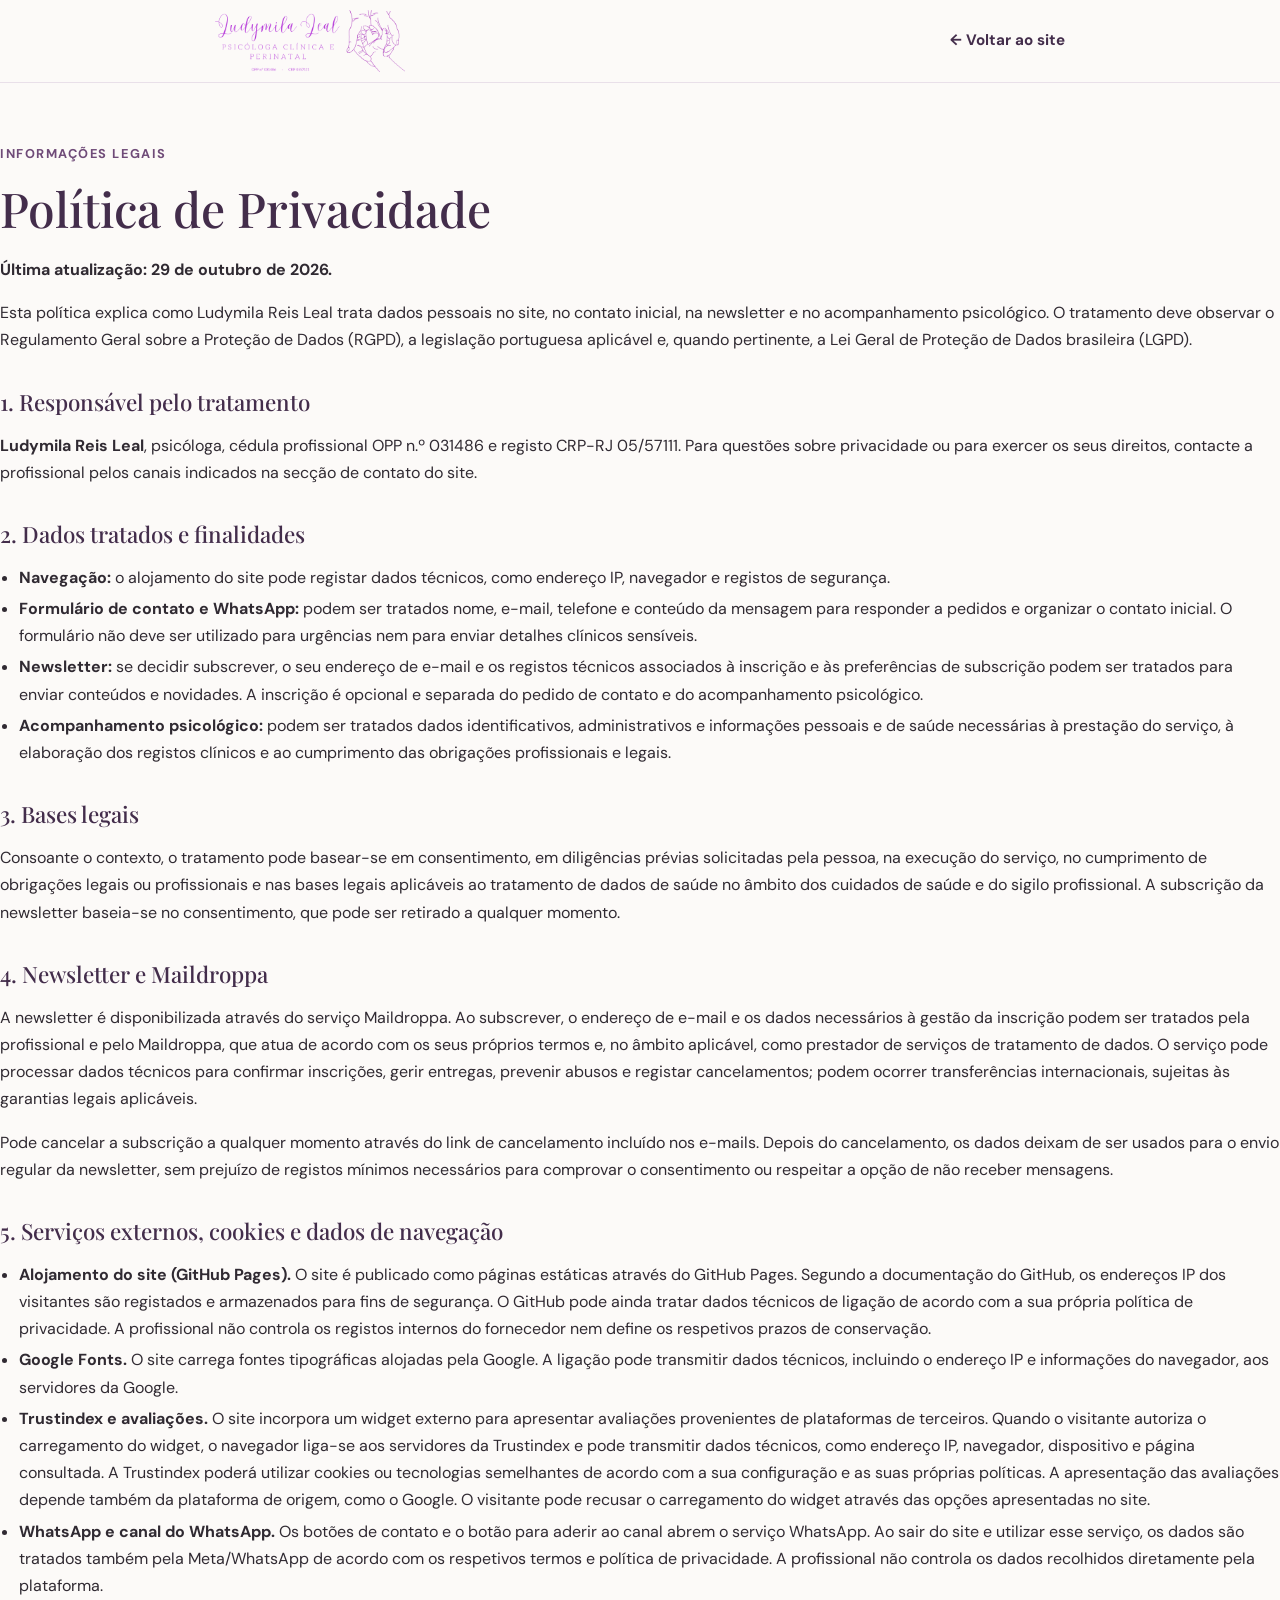
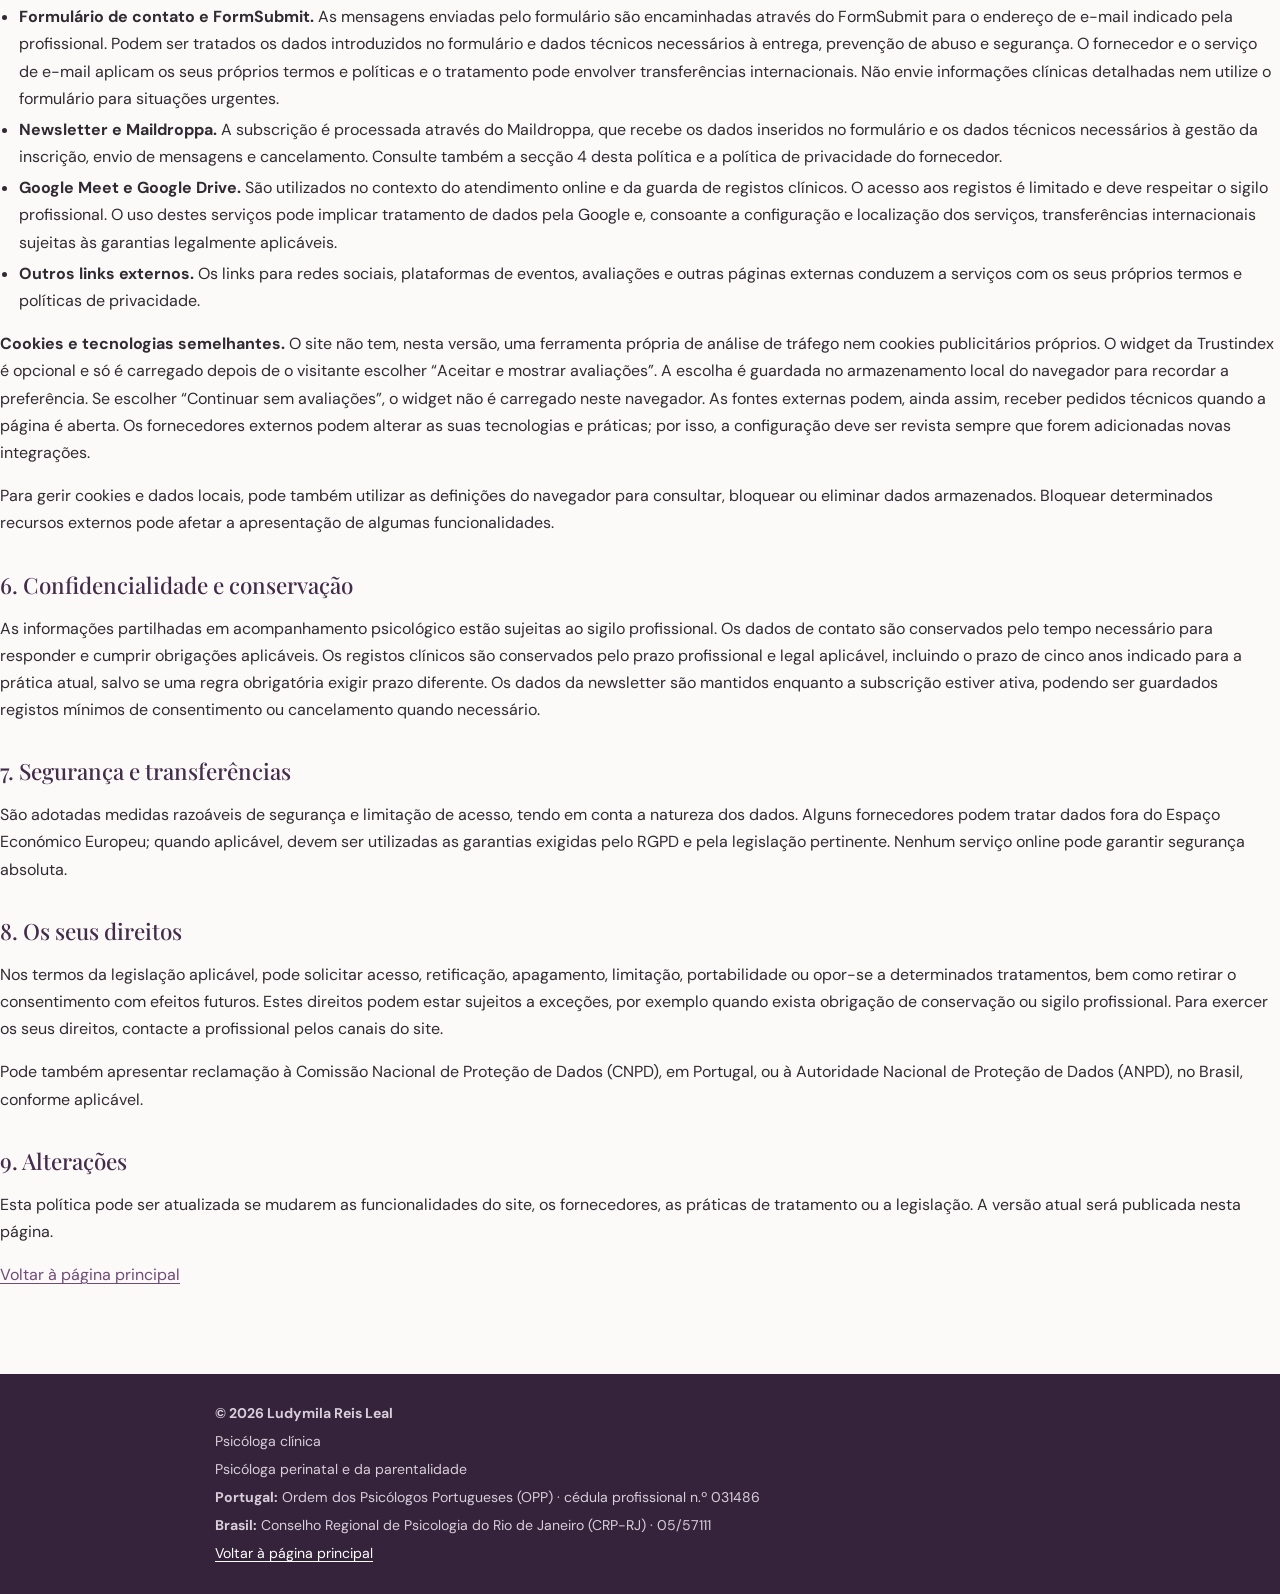
<file: politica_privacidade_ludymila.html>
<!DOCTYPE html>

<html lang="pt-BR">
<head>
<meta charset="utf-8"/>
<meta content="width=device-width, initial-scale=1.0" name="viewport"/>
<meta content="Política de Privacidade do site da psicóloga Ludymila Reis Leal." name="description"/>
<meta content="#6f4b78" name="theme-color"/>
<title>Política de Privacidade | Ludymila Leal</title>
<link href="favicon.ico" rel="icon" sizes="any"/>
<link href="[data-uri]" rel="icon" sizes="32x32" type="image/png"/>
<link href="[data-uri]" rel="apple-touch-icon"/>
<link href="https://fonts.googleapis.com" rel="preconnect"/>
<link crossorigin="" href="https://fonts.gstatic.com" rel="preconnect"/>
<link href="https://fonts.googleapis.com/css2?family=DM+Sans:wght@400;500;600;700&amp;family=Playfair+Display:wght@500;600&amp;display=swap" rel="stylesheet"/>
<style>
    :root {
      --purple: #6f4b78; --purple-dark: #432d4b; --purple-soft: #f2eaf3; --lilac: #e5d6e8;
      --cream: #fcfaf8; --ink: #302a32; --muted: #6c626d; --border: #e9e0e9;
    }
    * { box-sizing: border-box; }
    html { -webkit-text-size-adjust: 100%; }
    body { margin: 0; background: var(--cream); color: var(--ink); font-family: "DM Sans", system-ui, -apple-system, "Segoe UI", sans-serif; line-height: 1.7; }
    img { max-width: 100%; height: auto; display: block; }
    a { color: var(--purple); text-underline-offset: 3px; }
    :focus-visible { outline: 3px solid var(--purple); outline-offset: 3px; border-radius: 4px; }
    footer :focus-visible { outline-color: #fff; }
    .container { width: min(850px, calc(100% - 36px)); margin: 0 auto; }
    .skip-link { position: absolute; left: 12px; top: -60px; z-index: 100; background: var(--purple-dark); color: #fff; padding: 10px 16px; border-radius: 10px; text-decoration: none; font-weight: 700; }
    .skip-link:focus { top: 12px; }

    .top { border-bottom: 1px solid var(--border); background: rgba(252,250,248,.96); }
    .top .container { display: flex; align-items: center; justify-content: space-between; gap: 16px; min-height: 76px; flex-wrap: wrap; padding: 8px 0; }
    .brand { display: block; line-height: 0; }
    .brand img { width: 190px; }
    .back { color: var(--purple-dark); font-weight: 700; text-decoration: none; font-size: .95rem; }
    .back:hover { text-decoration: underline; }

    .content { padding: 48px 0 70px; }
    .eyebrow { color: var(--purple); font-size: .8rem; text-transform: uppercase; letter-spacing: .12em; font-weight: 700; }
    h1, h2 { font-family: "Playfair Display", Georgia, serif; color: var(--purple-dark); line-height: 1.25; font-weight: 500; }
    h1 { font-size: clamp(2rem, 5vw, 3rem); margin: 10px 0 18px; }
    h2 { font-size: 1.4rem; margin: 34px 0 8px; }
    ul { padding-left: 1.2rem; }
    li { margin: 4px 0; }
    .note { background: var(--purple-soft); border-radius: 16px; padding: 16px 20px; color: #514851; }

    footer { padding: 24px 0; background: #34233a; color: #d9cdda; font-size: .88rem; }
    footer p { margin: 4px 0; }
    footer a { color: #fff; }
    @media (max-width: 480px) { .brand img { width: 160px; } }
  </style>
</head>
<body>
<a class="skip-link" href="#conteudo">Pular para o conteúdo</a>
<header class="top">
<div class="container">
<a aria-label="Ludymila Leal — voltar à página principal" class="brand" href="index.html">
<img alt="Logo de Ludymila Leal, Psicóloga Clínica e Perinatal" height="373" src="[data-uri]" width="1080"/>
</a>
<a class="back" href="index.html">← Voltar ao site</a>
</div>
</header>
<main class="content" id="conteudo">
<p class="eyebrow">Informações legais</p>
<h1>Política de Privacidade</h1>
<p><strong>Última atualização: 29 de outubro de 2026.</strong></p>
<p>Esta política explica como Ludymila Reis Leal trata dados pessoais no site, no contato inicial, na newsletter e no acompanhamento psicológico. O tratamento deve observar o Regulamento Geral sobre a Proteção de Dados (RGPD), a legislação portuguesa aplicável e, quando pertinente, a Lei Geral de Proteção de Dados brasileira (LGPD).</p>
<h2>1. Responsável pelo tratamento</h2>
<p><strong>Ludymila Reis Leal</strong>, psicóloga, cédula profissional OPP n.º 031486 e registo CRP-RJ 05/57111. Para questões sobre privacidade ou para exercer os seus direitos, contacte a profissional pelos canais indicados na secção de contato do site.</p>
<h2>2. Dados tratados e finalidades</h2>
<ul>
<li><strong>Navegação:</strong> o alojamento do site pode registar dados técnicos, como endereço IP, navegador e registos de segurança.</li>
<li><strong>Formulário de contato e WhatsApp:</strong> podem ser tratados nome, e-mail, telefone e conteúdo da mensagem para responder a pedidos e organizar o contato inicial. O formulário não deve ser utilizado para urgências nem para enviar detalhes clínicos sensíveis.</li>
<li><strong>Newsletter:</strong> se decidir subscrever, o seu endereço de e-mail e os registos técnicos associados à inscrição e às preferências de subscrição podem ser tratados para enviar conteúdos e novidades. A inscrição é opcional e separada do pedido de contato e do acompanhamento psicológico.</li>
<li><strong>Acompanhamento psicológico:</strong> podem ser tratados dados identificativos, administrativos e informações pessoais e de saúde necessárias à prestação do serviço, à elaboração dos registos clínicos e ao cumprimento das obrigações profissionais e legais.</li>
</ul>
<h2>3. Bases legais</h2>
<p>Consoante o contexto, o tratamento pode basear-se em consentimento, em diligências prévias solicitadas pela pessoa, na execução do serviço, no cumprimento de obrigações legais ou profissionais e nas bases legais aplicáveis ao tratamento de dados de saúde no âmbito dos cuidados de saúde e do sigilo profissional. A subscrição da newsletter baseia-se no consentimento, que pode ser retirado a qualquer momento.</p>
<h2>4. Newsletter e Maildroppa</h2>
<p>A newsletter é disponibilizada através do serviço Maildroppa. Ao subscrever, o endereço de e-mail e os dados necessários à gestão da inscrição podem ser tratados pela profissional e pelo Maildroppa, que atua de acordo com os seus próprios termos e, no âmbito aplicável, como prestador de serviços de tratamento de dados. O serviço pode processar dados técnicos para confirmar inscrições, gerir entregas, prevenir abusos e registar cancelamentos; podem ocorrer transferências internacionais, sujeitas às garantias legais aplicáveis.</p>
<p>Pode cancelar a subscrição a qualquer momento através do link de cancelamento incluído nos e-mails. Depois do cancelamento, os dados deixam de ser usados para o envio regular da newsletter, sem prejuízo de registos mínimos necessários para comprovar o consentimento ou respeitar a opção de não receber mensagens.</p>
<h2>5. Serviços externos, cookies e dados de navegação</h2>
      <ul>
        <li><strong>Alojamento do site (GitHub Pages).</strong> O site é publicado como páginas estáticas através do GitHub Pages. Segundo a documentação do GitHub, os endereços IP dos visitantes são registados e armazenados para fins de segurança. O GitHub pode ainda tratar dados técnicos de ligação de acordo com a sua própria política de privacidade. A profissional não controla os registos internos do fornecedor nem define os respetivos prazos de conservação.</li>
        <li><strong>Google Fonts.</strong> O site carrega fontes tipográficas alojadas pela Google. A ligação pode transmitir dados técnicos, incluindo o endereço IP e informações do navegador, aos servidores da Google.</li>
        <li><strong>Trustindex e avaliações.</strong> O site incorpora um widget externo para apresentar avaliações provenientes de plataformas de terceiros. Quando o visitante autoriza o carregamento do widget, o navegador liga-se aos servidores da Trustindex e pode transmitir dados técnicos, como endereço IP, navegador, dispositivo e página consultada. A Trustindex poderá utilizar cookies ou tecnologias semelhantes de acordo com a sua configuração e as suas próprias políticas. A apresentação das avaliações depende também da plataforma de origem, como o Google. O visitante pode recusar o carregamento do widget através das opções apresentadas no site.</li>
        <li><strong>WhatsApp e canal do WhatsApp.</strong> Os botões de contato e o botão para aderir ao canal abrem o serviço WhatsApp. Ao sair do site e utilizar esse serviço, os dados são tratados também pela Meta/WhatsApp de acordo com os respetivos termos e política de privacidade. A profissional não controla os dados recolhidos diretamente pela plataforma.</li>
        <li><strong>Formulário de contato e FormSubmit.</strong> As mensagens enviadas pelo formulário são encaminhadas através do FormSubmit para o endereço de e-mail indicado pela profissional. Podem ser tratados os dados introduzidos no formulário e dados técnicos necessários à entrega, prevenção de abuso e segurança. O fornecedor e o serviço de e-mail aplicam os seus próprios termos e políticas e o tratamento pode envolver transferências internacionais. Não envie informações clínicas detalhadas nem utilize o formulário para situações urgentes.</li>
        <li><strong>Newsletter e Maildroppa.</strong> A subscrição é processada através do Maildroppa, que recebe os dados inseridos no formulário e os dados técnicos necessários à gestão da inscrição, envio de mensagens e cancelamento. Consulte também a secção 4 desta política e a política de privacidade do fornecedor.</li>
        <li><strong>Google Meet e Google Drive.</strong> São utilizados no contexto do atendimento online e da guarda de registos clínicos. O acesso aos registos é limitado e deve respeitar o sigilo profissional. O uso destes serviços pode implicar tratamento de dados pela Google e, consoante a configuração e localização dos serviços, transferências internacionais sujeitas às garantias legalmente aplicáveis.</li>
        <li><strong>Outros links externos.</strong> Os links para redes sociais, plataformas de eventos, avaliações e outras páginas externas conduzem a serviços com os seus próprios termos e políticas de privacidade.</li>
      </ul>
      <p><strong>Cookies e tecnologias semelhantes.</strong> O site não tem, nesta versão, uma ferramenta própria de análise de tráfego nem cookies publicitários próprios. O widget da Trustindex é opcional e só é carregado depois de o visitante escolher “Aceitar e mostrar avaliações”. A escolha é guardada no armazenamento local do navegador para recordar a preferência. Se escolher “Continuar sem avaliações”, o widget não é carregado neste navegador. As fontes externas podem, ainda assim, receber pedidos técnicos quando a página é aberta. Os fornecedores externos podem alterar as suas tecnologias e práticas; por isso, a configuração deve ser revista sempre que forem adicionadas novas integrações.</p>
      <p>Para gerir cookies e dados locais, pode também utilizar as definições do navegador para consultar, bloquear ou eliminar dados armazenados. Bloquear determinados recursos externos pode afetar a apresentação de algumas funcionalidades.</p>

      <h2>6. Confidencialidade e conservação</h2>
<p>As informações partilhadas em acompanhamento psicológico estão sujeitas ao sigilo profissional. Os dados de contato são conservados pelo tempo necessário para responder e cumprir obrigações aplicáveis. Os registos clínicos são conservados pelo prazo profissional e legal aplicável, incluindo o prazo de cinco anos indicado para a prática atual, salvo se uma regra obrigatória exigir prazo diferente. Os dados da newsletter são mantidos enquanto a subscrição estiver ativa, podendo ser guardados registos mínimos de consentimento ou cancelamento quando necessário.</p>
<h2>7. Segurança e transferências</h2>
<p>São adotadas medidas razoáveis de segurança e limitação de acesso, tendo em conta a natureza dos dados. Alguns fornecedores podem tratar dados fora do Espaço Económico Europeu; quando aplicável, devem ser utilizadas as garantias exigidas pelo RGPD e pela legislação pertinente. Nenhum serviço online pode garantir segurança absoluta.</p>
<h2>8. Os seus direitos</h2>
<p>Nos termos da legislação aplicável, pode solicitar acesso, retificação, apagamento, limitação, portabilidade ou opor-se a determinados tratamentos, bem como retirar o consentimento com efeitos futuros. Estes direitos podem estar sujeitos a exceções, por exemplo quando exista obrigação de conservação ou sigilo profissional. Para exercer os seus direitos, contacte a profissional pelos canais do site.</p>
<p>Pode também apresentar reclamação à Comissão Nacional de Proteção de Dados (CNPD), em Portugal, ou à Autoridade Nacional de Proteção de Dados (ANPD), no Brasil, conforme aplicável.</p>
<h2>9. Alterações</h2>
<p>Esta política pode ser atualizada se mudarem as funcionalidades do site, os fornecedores, as práticas de tratamento ou a legislação. A versão atual será publicada nesta página.</p>
<p><a href="index.html">Voltar à página principal</a></p>
</main>
<footer>
<div class="container">
<p><strong>© <span id="year">2026</span> Ludymila Reis Leal</strong></p>
<p>Psicóloga clínica</p>
<p>Psicóloga perinatal e da parentalidade</p>
<p><strong>Portugal:</strong> Ordem dos Psicólogos Portugueses (OPP) · cédula profissional n.º 031486</p>
<p><strong>Brasil:</strong> Conselho Regional de Psicologia do Rio de Janeiro (CRP-RJ) · 05/57111</p>
<p><a href="index.html">Voltar à página principal</a></p>
</div>
</footer>
<script>document.getElementById("year").textContent = new Date().getFullYear();</script>
</body>
</html>
</file>
